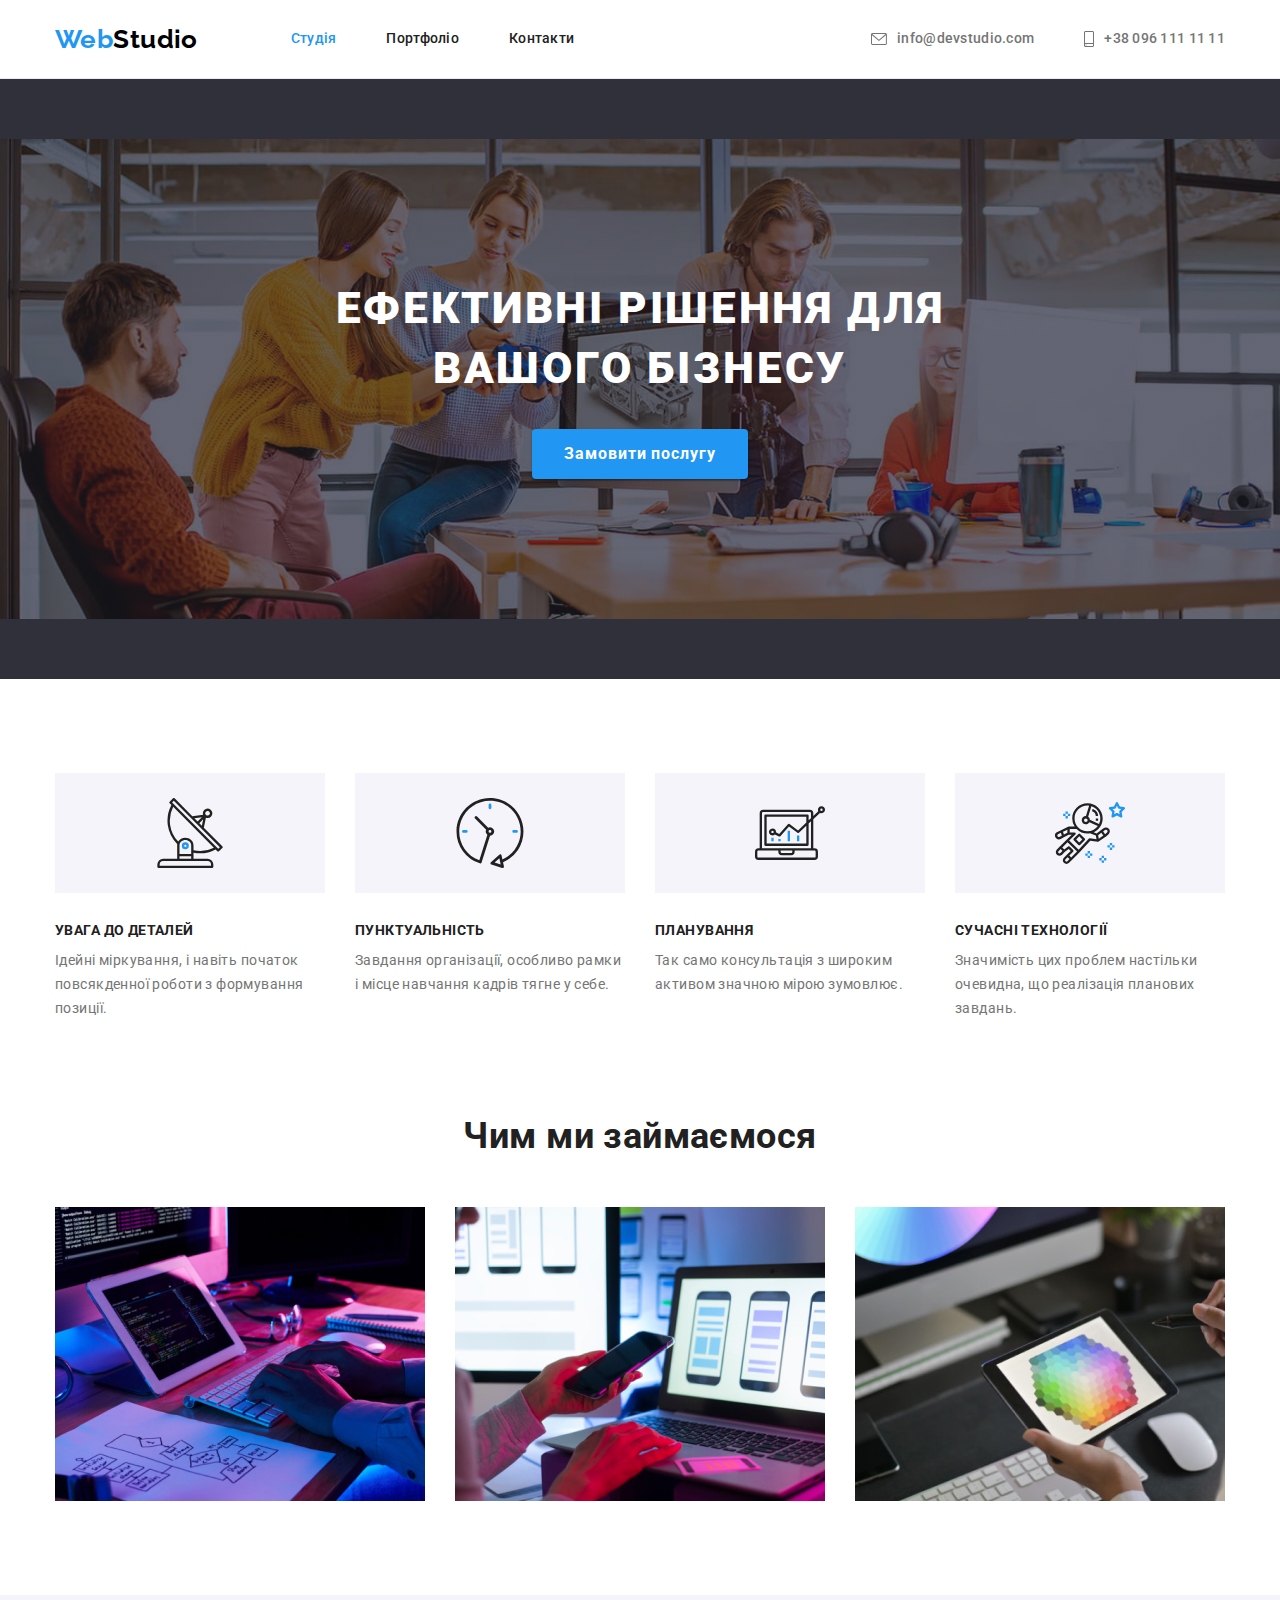
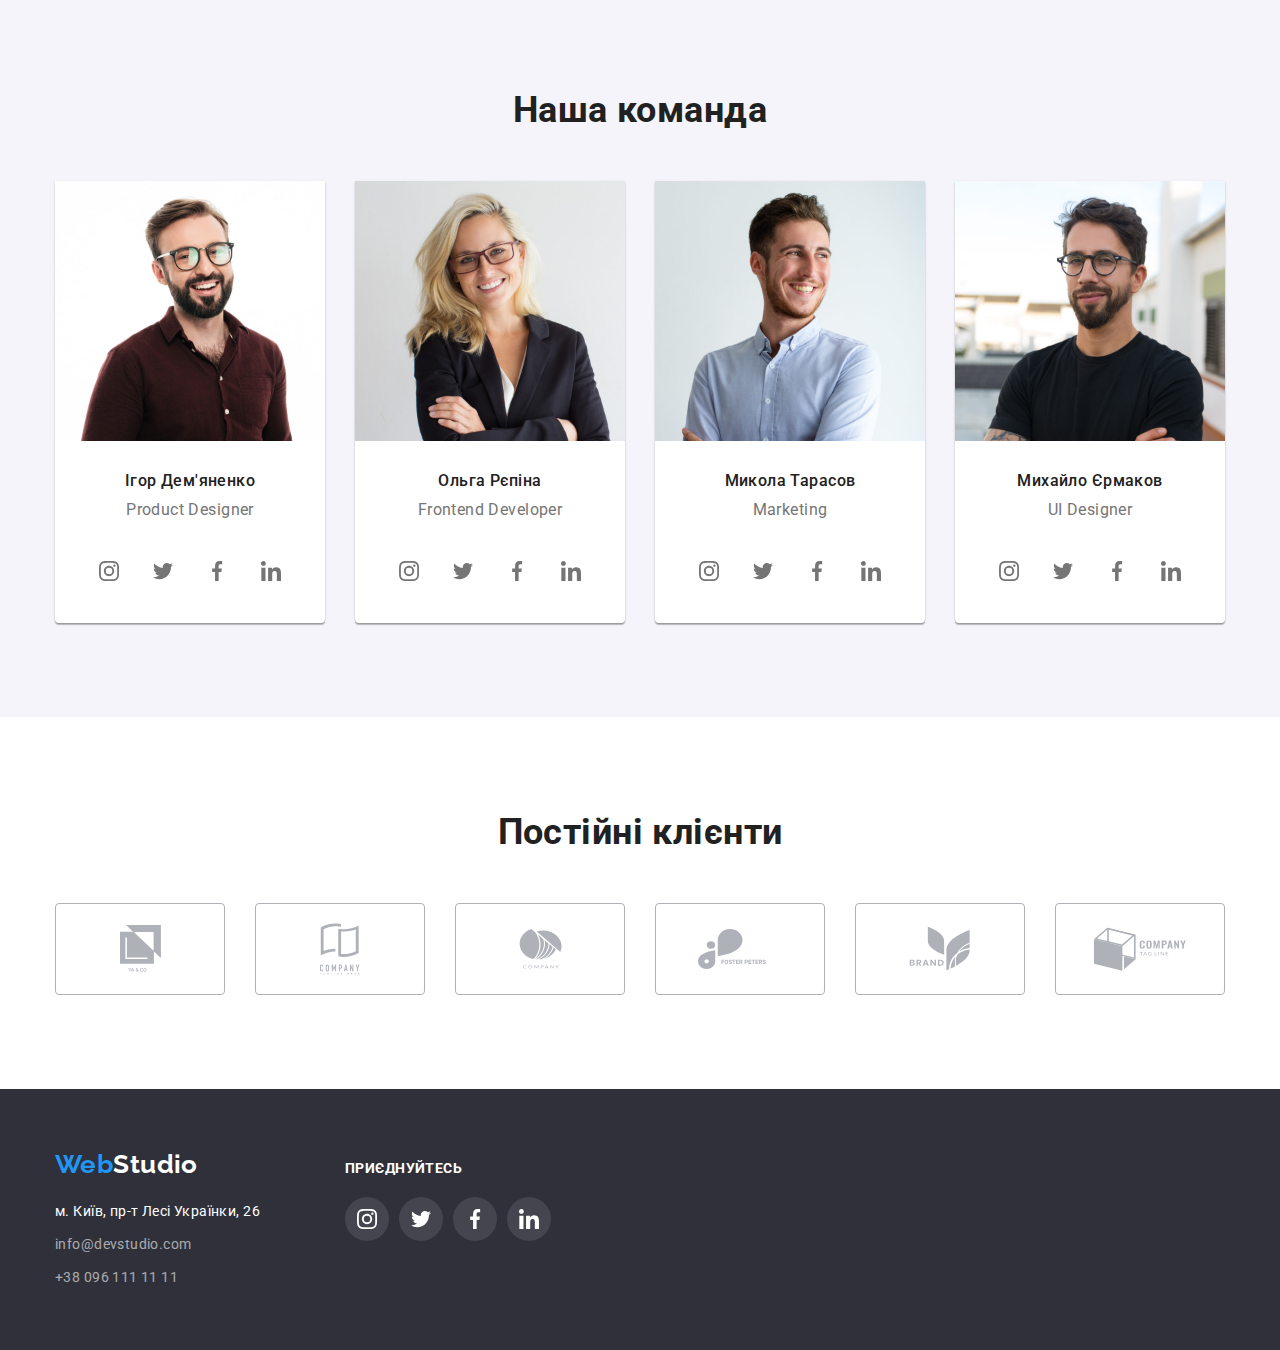
<file: index.html>
<!DOCTYPE html>
<html lang="uk">
  <head>
    <meta charset="UTF-8" />
    <meta http-equiv="X-UA-Compatible" content="IE=edge" />
    <meta name="viewport" content="width=device-width, initial-scale=1.0" />
    <title>Студія</title>
    <link
      href="https://fonts.googleapis.com/css2?family=Raleway:wght@700&family=Roboto:wght@400;500;700;900&display=swap"
      rel="stylesheet"
    />
    <link
      rel="stylesheet"
      href="https://cdnjs.cloudflare.com/ajax/libs/modern-normalize/1.1.0/modern-normalize.min.css"
    />
    <link rel="stylesheet" href="./css/styles.css" />
  </head>

  <body>
    <header class="header">
      <div class="container header-wrap">
        <!--        !Logo -->
        <a href="./index.html" lang="en" class="logo link"
          >Web<span class="logo-design-header">Studio</span></a
        >
        <!--        !Navigation-->
        <nav class="nav">
          <ul class="nav-list">
            <li class="nav-item">
              <a href="./index.html" class="link current">Студія</a>
            </li>
            <li class="nav-item">
              <a href="./portfolio.html" class="link">Портфоліо</a>
            </li>
            <li class="nav-item">
              <a href="#" class="link">Контакти</a>
            </li>
          </ul>
        </nav>
        <!--        !Contacts -->
        <ul class="contacts-list">
          <li class="contacts-item">
            <a class="contact-mail link" href="mailto:info@devstudio.com">
              <svg class="contact-icon" width="16" height="12">
                <use href="./img/icons.svg#mail"></use></svg
              >info@devstudio.com</a
            >
          </li>
          <li class="contacts-item">
            <a class="contact-tel link" href="tel:+380961111111"
              ><svg class="contact-icon" width="10" height="16">
                <use href="./img/icons.svg#tel"></use></svg
              >+38 096 111 11 11</a
            >
          </li>
        </ul>
      </div>
    </header>

    <main>
      <!--        !Hero -->

      <section class="hero">
        <div class="container hero-wrap">
          <h1 class="hero-title">
            Ефективні рішення для<br />
            вашого бізнесу
          </h1>
          <button class="btn button-hero" type="button">
            Замовити послугу
          </button>
        </div>
      </section>

      <!--        !Our features (visually hidden header) -->

      <section class="section features">
        <div class="container">
          <h2 class="section-title visually-hidden">Наші переваги</h2>
          <ul class="features-list">
            <li class="features-item">
              <div class="feature-icon-wrap">
                <svg class="feature-icon" width="70" height="70">
                  <use href="./img/icons.svg#antenna"></use>
                </svg>
              </div>
              <h3 class="features-title">УВАГА ДО ДЕТАЛЕЙ</h3>
              <p class="features-text">
                Ідейні міркування, і навіть початок повсякденної роботи з
                формування позиції.
              </p>
            </li>
            <li class="features-item">
              <div class="feature-icon-wrap">
                <svg class="feature-icon" width="70" height="70">
                  <use href="./img/icons.svg#clock"></use>
                </svg>
              </div>
              <h3 class="features-title">ПУНКТУАЛЬНІСТЬ</h3>
              <p class="features-text">
                Завдання організації, особливо рамки і місце навчання кадрів
                тягне у себе.
              </p>
            </li>
            <li class="features-item">
              <div class="feature-icon-wrap">
                <svg class="feature-icon" width="70" height="70">
                  <use href="./img/icons.svg#diagram"></use>
                </svg>
              </div>
              <h3 class="features-title">ПЛАНУВАННЯ</h3>
              <p class="features-text">
                Так само консультація з широким активом значною мірою зумовлює.
              </p>
            </li>
            <li class="features-item">
              <div class="feature-icon-wrap">
                <svg class="feature-icon" width="70" height="70">
                  <use href="./img/icons.svg#astronaut"></use>
                </svg>
              </div>
              <h3 class="features-title">СУЧАСНІ ТЕХНОЛОГІЇ</h3>
              <p class="features-text">
                Значимість цих проблем настільки очевидна, що реалізація
                планових завдань.
              </p>
            </li>
          </ul>
        </div>
      </section>

      <!--        !Directions  -->

      <section class="section direction">
        <div class="container">
          <h2 class="section-title">Чим ми займаємося</h2>
          <ul class="direct-wrap">
            <li class="direct-icon">
              <img
                class="img"
                src="./img/index-img/directions/web-development.jpg"
                alt="Розробка веб-сайтів"
                width="370"
                height="294"
              />
            </li>
            <li class="direct-icon">
              <img
                class="img"
                src="./img/index-img/directions/applications.jpg"
                alt="Розробка додатків"
                width="370"
                height="294"
              />
            </li>
            <li class="direct-icon">
              <img
                class="img"
                src="./img/index-img/directions/design.jpg"
                alt="Дизайн"
                width="370"
                height="294"
              />
            </li>
          </ul>
        </div>
      </section>

      <!--        !Our team  -->

      <section class="section team">
        <div class="container">
          <h2 class="section-title">Наша команда</h2>
          <ul class="team-list">
            <li class="team-unit">
              <img
                class="img"
                src="./img/index-img/our-team/ihor-demyanenko.jpg"
                alt="Фотографія Ігора Дем'яненко"
                width="270"
                height="260"
              />
              <h3 class="team-title">Ігор Дем'яненко</h3>
              <p lang="en" class="team-text">Product Designer</p>
              <ul class="social-list">
                <li>
                  <a
                    class="social-link"
                    href="https://instagram.com"
                    target="_blank"
                    rel="noopener noreferrer"
                    ><svg class="social-icon" width="20" height="20">
                      <use href="./img/icons.svg#instagram"></use></svg
                  ></a>
                </li>
                <li>
                  <a
                    class="social-link"
                    href="https://twitter.com"
                    target="_blank"
                    rel="noopener noreferrer"
                    ><svg class="social-icon" width="20" height="20">
                      <use href="./img/icons.svg#twitter"></use></svg
                  ></a>
                </li>
                <li>
                  <a
                    class="social-link"
                    href="https://fb.com"
                    target="_blank"
                    rel="noopener noreferrer"
                    ><svg class="social-icon" width="20" height="20">
                      <use href="./img/icons.svg#facebook"></use></svg
                  ></a>
                </li>
                <li>
                  <a
                    class="social-link"
                    href="https://linkedin.com"
                    target="_blank"
                    rel="noopener noreferrer"
                    ><svg class="social-icon" width="20" height="20">
                      <use href="./img/icons.svg#linkedin"></use></svg
                  ></a>
                </li>
              </ul>
            </li>
            <li class="team-unit">
              <img
                class="img"
                src="./img/index-img/our-team/olga-repina.jpg"
                alt="Фотографія Ольги Рєпіної"
                width="270"
                height="260"
              />
              <h3 class="team-title">Ольга Рєпіна</h3>
              <p lang="en" class="team-text">Frontend Developer</p>
              <ul class="social-list">
                <li>
                  <a
                    class="social-link"
                    href="https://instagram.com"
                    target="_blank"
                    rel="noopener noreferrer"
                    ><svg class="social-icon" width="20" height="20">
                      <use href="./img/icons.svg#instagram"></use></svg
                  ></a>
                </li>
                <li>
                  <a
                    class="social-link"
                    href="https://twitter.com"
                    target="_blank"
                    rel="noopener noreferrer"
                    ><svg class="social-icon" width="20" height="20">
                      <use href="./img/icons.svg#twitter"></use></svg
                  ></a>
                </li>
                <li>
                  <a
                    class="social-link"
                    href="https://fb.com"
                    target="_blank"
                    rel="noopener noreferrer"
                    ><svg class="social-icon" width="20" height="20">
                      <use href="./img/icons.svg#facebook"></use></svg
                  ></a>
                </li>
                <li>
                  <a
                    class="social-link"
                    href="https://linkedin.com"
                    target="_blank"
                    rel="noopener noreferrer"
                    ><svg class="social-icon" width="20" height="20">
                      <use href="./img/icons.svg#linkedin"></use></svg
                  ></a>
                </li>
              </ul>
            </li>
            <li class="team-unit">
              <img
                class="img"
                src="./img/index-img/our-team/mykola-tarasov.jpg"
                alt="Фотографія Миколи Тарасова"
                width="270"
                height="260"
              />
              <h3 class="team-title">Микола Тарасов</h3>
              <p lang="en" class="team-text">Marketing</p>
              <ul class="social-list">
                <li>
                  <a
                    class="social-link"
                    href="https://instagram.com"
                    target="_blank"
                    rel="noopener noreferrer"
                    ><svg class="social-icon" width="20" height="20">
                      <use href="./img/icons.svg#instagram"></use></svg
                  ></a>
                </li>
                <li>
                  <a
                    class="social-link"
                    href="https://twitter.com"
                    target="_blank"
                    rel="noopener noreferrer"
                    ><svg class="social-icon" width="20" height="20">
                      <use href="./img/icons.svg#twitter"></use></svg
                  ></a>
                </li>
                <li>
                  <a
                    class="social-link"
                    href="https://fb.com"
                    target="_blank"
                    rel="noopener noreferrer"
                    ><svg class="social-icon" width="20" height="20">
                      <use href="./img/icons.svg#facebook"></use></svg
                  ></a>
                </li>
                <li>
                  <a
                    class="social-link"
                    href="https://linkedin.com"
                    target="_blank"
                    rel="noopener noreferrer"
                    ><svg class="social-icon" width="20" height="20">
                      <use href="./img/icons.svg#linkedin"></use></svg
                  ></a>
                </li>
              </ul>
            </li>
            <li class="team-unit">
              <img
                class="img"
                src="./img/index-img/our-team/mykhailo-yermakov.jpg"
                alt="Фотографія Михайла Єрмакова"
                width="270"
                height="260"
              />
              <h3 class="team-title">Михайло Єрмаков</h3>
              <p lang="en" class="team-text">UI Designer</p>
              <ul class="social-list">
                <li>
                  <a
                    class="social-link"
                    href="https://instagram.com"
                    target="_blank"
                    rel="noopener noreferrer"
                    ><svg class="social-icon" width="20" height="20">
                      <use href="./img/icons.svg#instagram"></use></svg
                  ></a>
                </li>
                <li>
                  <a
                    class="social-link"
                    href="https://twitter.com"
                    target="_blank"
                    rel="noopener noreferrer"
                    ><svg class="social-icon" width="20" height="20">
                      <use href="./img/icons.svg#twitter"></use></svg
                  ></a>
                </li>
                <li>
                  <a
                    class="social-link"
                    href="https://fb.com"
                    target="_blank"
                    rel="noopener noreferrer"
                    ><svg class="social-icon" width="20" height="20">
                      <use href="./img/icons.svg#facebook"></use></svg
                  ></a>
                </li>
                <li>
                  <a
                    class="social-link"
                    href="https://linkedin.com"
                    target="_blank"
                    rel="noopener noreferrer"
                    ><svg class="social-icon" width="20" height="20">
                      <use href="./img/icons.svg#linkedin"></use></svg
                  ></a>
                </li>
              </ul>
            </li>
          </ul>
        </div>
      </section>

      <!--        !Clients section -->

      <section class="section">
        <div class="container">
          <h2 class="section-title">Постійні клієнти</h2>

          <ul class="clients-list">
            <li class="client-item">
              <a class="client-link" href="#"
                ><svg class="client-icon" width="41" height="47">
                  <use href="./img/icons.svg#logo1"></use>
                </svg>
              </a>
            </li>
            <li class="item">
              <a class="client-link" href="#"
                ><svg class="client-icon" width="40" height="52">
                  <use href="./img/icons.svg#logo2"></use>
                </svg>
              </a>
            </li>
            <li class="item">
              <a class="client-link" href="#"
                ><svg class="client-icon" width="43" height="41">
                  <use href="./img/icons.svg#logo3"></use>
                </svg>
              </a>
            </li>
            <li class="item">
              <a class="client-link" href="#"
                ><svg class="client-icon" width="84" height="42">
                  <use href="./img/icons.svg#logo4"></use>
                </svg>
              </a>
            </li>
            <li class="item">
              <a class="client-link" href="#"
                ><svg class="client-icon" width="62" height="45">
                  <use href="./img/icons.svg#logo5"></use>
                </svg>
              </a>
            </li>
            <li class="item">
              <a class="client-link" href="#"
                ><svg class="client-icon" width="94" height="44">
                  <use href="./img/icons.svg#logo6"></use>
                </svg>
              </a>
            </li>
          </ul>
        </div>
      </section>
    </main>

    <!--        !Footer -->

    <footer class="footer">
      <div class="container footer-wrap">
        <div class="container address-wrap">
          <a class="footer-logo logo link" href="./index.html" lang="en"
            >Web<span class="logo-design-footer">Studio</span></a
          >
          <address class="address">
            <ul class="">
              <li class="location">
                <a class="location link" href="#"
                  >м. Київ, пр-т Лесі Українки, 26</a
                >
              </li>
              <li class="footer-mail">
                <a class="contact link" href="mailto:info@devstudio.com"
                  >info@devstudio.com</a
                >
              </li>
              <li class="footer-tel">
                <a class="contact link" href="tel:+380961111111"
                  >+38 096 111 11 11</a
                >
              </li>
            </ul>
          </address>
        </div>
        <div class="studio-socials-wrap">
          <h3 class="title">Приєднуйтесь</h3>
          <ul class="studio-socials-list">
            <li>
              <a
                class="studio-social-link"
                href="http://instagram.com"
                target="_blank"
                rel="noopener noreferrer"
              >
                <svg class="studio-social-icon" width="20" height="20">
                  <use href="./img/icons.svg#instagram"></use>
                </svg>
              </a>
            </li>
            <li>
              <a
                class="studio-social-link"
                href="http://twitter.com"
                target="_blank"
                rel="noopener noreferrer"
              >
                <svg class="studio-social-icon" width="20" height="20">
                  <use href="./img/icons.svg#twitter"></use>
                </svg>
              </a>
            </li>
            <li>
              <a
                class="studio-social-link"
                href="http://fb.com"
                target="_blank"
                rel="noopener noreferrer"
              >
                <svg class="studio-social-icon" width="20" height="20">
                  <use href="./img/icons.svg#facebook"></use>
                </svg>
              </a>
            </li>
            <li>
              <a
                class="studio-social-link"
                href="http://linkedin.com"
                target="_blank"
                rel="noopener noreferrer"
              >
                <svg class="studio-social-icon" width="20" height="20">
                  <use href="./img/icons.svg#linkedin"></use>
                </svg>
              </a>
            </li>
          </ul>
        </div>
      </div>
    </footer>
  </body>
</html>
</file>
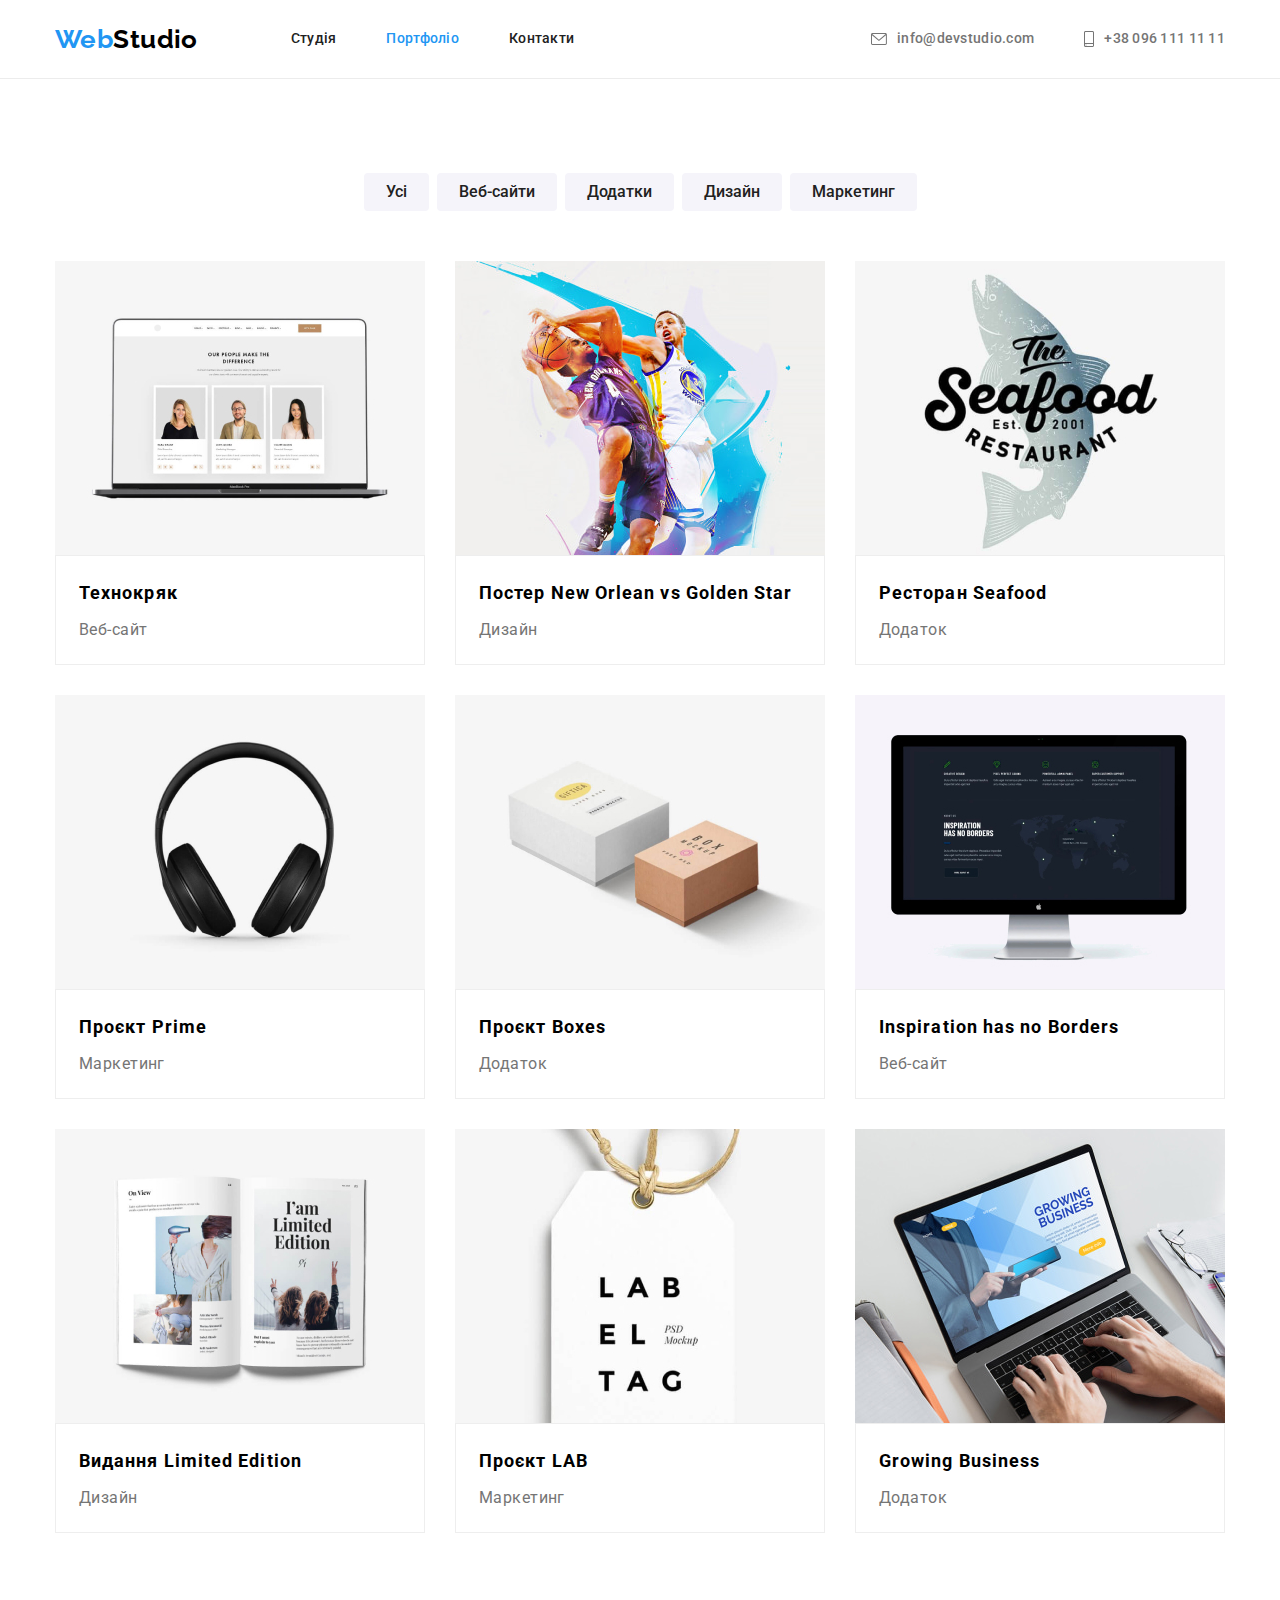
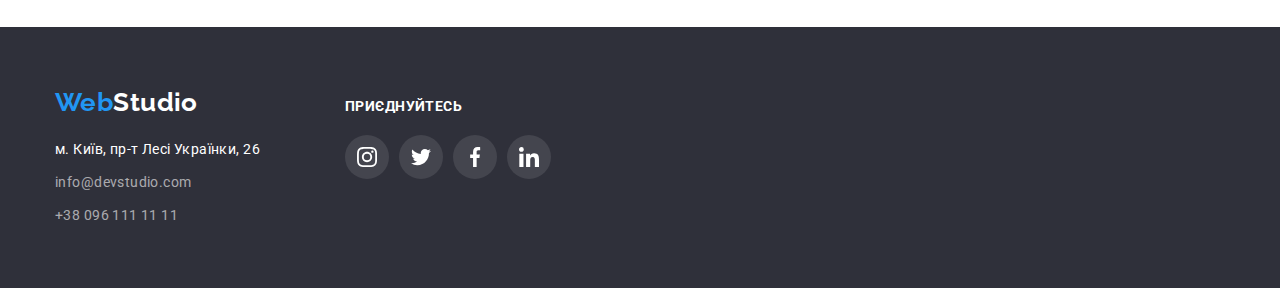
<file: portfolio.html>
<!DOCTYPE html>
<html lang="uk">
  <head>
    <meta charset="UTF-8" />
    <meta http-equiv="X-UA-Compatible" content="IE=edge" />
    <meta name="viewport" content="width=device-width, initial-scale=1.0" />
    <title>Студія</title>
    <link
      href="https://fonts.googleapis.com/css2?family=Raleway:wght@700&family=Roboto:wght@400;500;700;900&display=swap"
      rel="stylesheet"
    />
    <link
      rel="stylesheet"
      href="https://cdnjs.cloudflare.com/ajax/libs/modern-normalize/1.1.0/modern-normalize.min.css"
    />
    <link rel="stylesheet" href="./css/styles.css" />
  </head>

  <body>
    <header class="header">
      <div class="container header-wrap">
        <!--        !Logo -->
        <a href="./index.html" lang="en" class="logo link"
          >Web<span class="logo-design-header">Studio</span></a
        >
        <!--        !Navigation-->
        <nav class="nav">
          <ul class="nav-list">
            <li class="nav-item">
              <a href="./index.html" class="link">Студія</a>
            </li>
            <li class="nav-item">
              <a href="./portfolio.html" class="link current">Портфоліо</a>
            </li>
            <li class="nav-item">
              <a href="#" class="link">Контакти</a>
            </li>
          </ul>
        </nav>
        <!--        !Contacts -->
        <ul class="contacts-list">
          <li class="contacts-item">
            <a class="contact-mail link" href="mailto:info@devstudio.com">
              <svg class="contact-icon" width="16" height="12">
                <use href="./img/icons.svg#mail"></use></svg
              >info@devstudio.com</a
            >
          </li>
          <li class="contacts-item">
            <a class="contact-tel link" href="tel:+380961111111"
              ><svg class="contact-icon" width="10" height="16">
                <use href="./img/icons.svg#tel"></use></svg
              >+38 096 111 11 11</a
            >
          </li>
        </ul>
      </div>
    </header>

    <main>
      <section class="section">
        <div class="container">
          <h1 class="visually-hidden">Наші проєкти</h1>

          <!--        ***!Projects filter -->

          <h2 class="visually-hidden">Фільтр по категоріях проєктів</h2>
          <ul class="projects-filter filter-wrap">
            <li>
              <button type="button" class="filter-button">Усі</button>
            </li>
            <li>
              <button type="button" class="filter-button">Веб-сайти</button>
            </li>
            <li>
              <button type="button" class="filter-button">Додатки</button>
            </li>
            <li>
              <button type="button" class="filter-button">Дизайн</button>
            </li>
            <li>
              <button type="button" class="filter-button">Маркетинг</button>
            </li>
          </ul>

          <!--        ***!Projects list -->

          <h2 class="visually-hidden">Приклади виконаних проєктів</h2>
          <ul class="projects">
            <li class="projects-item">
              <a class="link" href="#">
                <div class="pr-card">
                  <img
                    class="img"
                    src="./img/portfolio-img/website-technokryak.jpg"
                    alt="Веб-сайт Технокряк"
                    width="370"
                    height="294"
                  />
                  <div class="project-description">
                    <h3 class="projects-title">Технокряк</h3>
                    <p class="projects-text">Веб-сайт</p>
                  </div>
                </div>
              </a>
            </li>
            <li class="projects-item">
              <a href="#" class="link"
                ><img
                  class="img"
                  src="./img/portfolio-img/design-poster-new-orlean-vs-golden-star.jpg"
                  alt="Постер із двома баскетболістами"
                  width="370"
                  height="294"
                />
                <div class="project-description">
                  <h3 class="projects-title">
                    Постер <span lang="en">New Orlean vs Golden Star</span>
                  </h3>
                  <p class="projects-text">Дизайн</p>
                </div>
              </a>
            </li>
            <li class="projects-item">
              <a href="#" class="link"
                ><img
                  class="img"
                  src="./img/portfolio-img/app-restaurant-seafood.jpg"
                  alt="Логотип додатка"
                  width="370"
                  height="294"
                />
                <div class="project-description">
                  <h3 class="projects-title">
                    Ресторан <span lang="en">Seafood</span>
                  </h3>
                  <p class="projects-text">Додаток</p>
                </div>
              </a>
            </li>
            <li class="projects-item">
              <a href="#" class="link"
                ><img
                  class="img"
                  src="./img/portfolio-img/marketing-project-prime.jpg"
                  alt="Навушники"
                  width="370"
                  height="294"
                />
                <div class="project-description">
                  <h3 class="projects-title">
                    Проєкт <span lang="en">Prime</span>
                  </h3>
                  <p class="projects-text">Маркетинг</p>
                </div>
              </a>
            </li>
            <li class="projects-item">
              <a href="#" class="link"
                ><img
                  class="img"
                  src="./img/portfolio-img/app-project-boxes.jpg"
                  alt="Дві коробки"
                  width="370"
                  height="294"
                />
                <div class="project-description">
                  <h3 class="projects-title">Проєкт Boxes</h3>
                  <p class="projects-text">Додаток</p>
                </div>
              </a>
            </li>
            <li class="projects-item">
              <a href="#" class="link"
                ><img
                  class="img"
                  src="./img/portfolio-img/website-inspiration-has-no-borders.jpg"
                  alt="Веб-сайт проєкту"
                  width="370"
                  height="294"
                />
                <div class="project-description">
                  <h3 lang="en" class="projects-title">
                    Inspiration has no Borders
                  </h3>
                  <p class="projects-text">Веб-сайт</p>
                </div>
              </a>
            </li>
            <li class="projects-item">
              <a href="#" class="link"
                ><img
                  class="img"
                  src="./img/portfolio-img/design-magazine-limited-edition.jpg"
                  alt="Видання"
                  width="370"
                  height="294"
                />
                <div class="project-description">
                  <h3 class="projects-title">
                    Видання <span lang="en">Limited Edition</span>
                  </h3>
                  <p class="projects-text">Дизайн</p>
                </div>
              </a>
            </li>
            <li class="projects-item">
              <a href="#" class="link">
                <img
                  class="img"
                  src="./img/portfolio-img/marketing-project-lab.jpg"
                  alt="Бирка з логотипом"
                  width="370"
                  height="294"
                />
                <div class="project-description">
                  <h3 class="projects-title">
                    Проєкт <span lang="en">LAB</span>
                  </h3>
                  <p class="projects-text">Маркетинг</p>
                </div>
              </a>
            </li>
            <li class="projects-item">
              <a href="#" class="link">
                <img
                  class="img"
                  src="./img/portfolio-img/app-growing-business.jpg"
                  alt="Веб-сайту проєкту"
                  width="370"
                  height="294"
                />
                <div class="project-description">
                  <h3 lang="en" class="projects-title">Growing Business</h3>
                  <p class="projects-text">Додаток</p>
                </div>
              </a>
            </li>
          </ul>
        </div>
      </section>
    </main>

    <!-- !Footer -->

    <footer class="footer">
      <div class="container footer-wrap">
        <div class="container address-wrap">
          <a class="footer-logo logo link" href="./index.html" lang="en"
            >Web<span class="logo-design-footer">Studio</span></a
          >
          <address class="address">
            <ul class="">
              <li class="location">
                <a class="location link" href="#"
                  >м. Київ, пр-т Лесі Українки, 26</a
                >
              </li>
              <li class="footer-mail">
                <a class="contact link" href="mailto:info@devstudio.com"
                  >info@devstudio.com</a
                >
              </li>
              <li class="footer-tel">
                <a class="contact link" href="tel:+380961111111"
                  >+38 096 111 11 11</a
                >
              </li>
            </ul>
          </address>
        </div>
        <div class="studio-socials-wrap">
          <h3 class="title">Приєднуйтесь</h3>
          <ul class="studio-socials-list">
            <li>
              <a
                class="studio-social-link"
                href="http://instagram.com"
                target="_blank"
                rel="noopener noreferrer"
              >
                <svg class="studio-social-icon" width="20" height="20">
                  <use href="./img/icons.svg#instagram"></use>
                </svg>
              </a>
            </li>
            <li>
              <a
                class="studio-social-link"
                href="http://twitter.com"
                target="_blank"
                rel="noopener noreferrer"
              >
                <svg class="studio-social-icon" width="20" height="20">
                  <use href="./img/icons.svg#twitter"></use>
                </svg>
              </a>
            </li>
            <li>
              <a
                class="studio-social-link"
                href="http://fb.com"
                target="_blank"
                rel="noopener noreferrer"
              >
                <svg class="studio-social-icon" width="20" height="20">
                  <use href="./img/icons.svg#facebook"></use>
                </svg>
              </a>
            </li>
            <li>
              <a
                class="studio-social-link"
                href="http://linkedin.com"
                target="_blank"
                rel="noopener noreferrer"
              >
                <svg class="studio-social-icon" width="20" height="20">
                  <use href="./img/icons.svg#linkedin"></use>
                </svg>
              </a>
            </li>
          </ul>
        </div>
      </div>
    </footer>
  </body>
</html>
</file>
<file: css/styles.css>
/*        ***CSS variables***         */
:root {
  --primary-text-color: #757575;
  --secondary-text-color: #000000;
  --title-text-color: #212121;
  --accent: #2196f3;
  --primary-bg-color: #ffffff;
  --secondary-bg-color: #f5f4fa;
  --footer-bg-color: #2f303a;
  --footer-contacts-color: rgba(255, 255, 255, 0.6);
  --button-active-bg-color: #188ce8;
  --border-color: #eeeeee;
  --icon-color: #afb1b8;
}
/*        !RESET STYLES */

h1,
h2,
h3,
p {
  margin: 0;
  font-size: inherit;
}

ul {
  list-style: none;
  margin: 0;
  padding: 0;
}

.link {
  text-decoration: none;
}

.img {
  display: block;
  max-width: 100%;
  height: auto;
}

/*        !Global properties       */
body {
  background-color: var(--primary-bg-color);
  color: var(--primary-text-color);
  font-family: Roboto, sans-serif;
  font-size: 14px;
  letter-spacing: 0.03em;
  cursor: default;
}

.container {
  max-width: 1200px;
  margin: 0 auto;
  padding: 0 15px;
}

.section {
  padding: 94px 0;
}

.section-title {
  color: var(--title-text-color);
  font-weight: 700;
  font-size: 36px;
  line-height: 1.17;
  text-align: center;
  margin-bottom: 50px;
}

.visually-hidden {
  position: absolute;
  white-space: nowrap;
  width: 1px;
  height: 1px;
  overflow: hidden;
  border: 0;
  padding: 0;
  clip: rect(0 0 0 0);
  clip-path: inset(50%);
  margin: -1px;
}

/*        !***HEADER*** */
.header {
  border-bottom: 1px solid #ececec;
}
.header-wrap {
  display: flex;
  align-items: center;
}

/*        !Logo      */

.header-wrap .logo {
  padding: 24px 0 23px 0;
}

.logo {
  font-family: raleway, sans-serif;
  font-weight: 700;
  font-size: 26px;
  line-height: 1.19;
  color: var(--accent);
}
.logo-design-header {
  color: var(--secondary-text-color);
}

.logo-design-footer {
  color: var(--primary-bg-color);
}

/*         !Navigation         */

.nav-list {
  display: flex;
  margin-left: 93px;
}

.nav-item:not(:last-child) {
  margin-right: 50px;
}

.nav-list .link {
  color: #212121;
  font-weight: 500;
  line-height: 1.14;
  letter-spacing: 0.02em;
  display: block;
  padding: 31px 0;
}

.nav-list .link:hover,
.nav-list .link:focus {
  color: var(--accent);
}

.nav-list .link.current {
  color: var(--accent);
}

/*        !Contacts        */

.contacts-list {
  display: flex;
  gap: 50px;
  margin-left: auto;
}

.contacts-item .link {
  display: flex;
  align-content: center;
}

.contact-mail {
  display: flex;
  align-items: center;
}

.contact-mail,
.contact-tel {
  color: var(--primary-text-color);
  font-weight: 500;
  line-height: 1.14;
  letter-spacing: 0.02em;
  display: block;
  padding: 31px 0;
}

.contact-mail:hover,
.contact-mail:focus,
.contact-tel:hover,
.contact-tel:focus {
  color: var(--accent);
}

.contact-mail .contact-icon,
.contact-tel .contact-icon {
  fill: currentColor;
}

.contact-mail:hover .contact-icon,
.contact-mail:focus .contact-icon,
.contact-tel:hover .contact-icon,
.contact-tel:focus .contact-icon {
  fill: var(--accent);
}

.contact-icon {
  margin-right: 10px;
}

/*          !***MAIN***!  */

/*        !Hero          */

.hero {
  max-width: 1600px;
  padding: 200px 0;
  margin: 0 auto;
  background-color: #2f303a;
  background-image: linear-gradient(
      rgba(47, 48, 58, 0.4),
      rgba(47, 48, 58, 0.4)
    ),
    url('../img/index-img/hero.jpg');
  background-repeat: no-repeat;
  background-position: center;
  background-size: contain;
}

.hero-wrap {
  text-align: center;
}

.hero-title {
  color: #ffffff;
  font-weight: 900;
  font-size: 44px;
  line-height: 1.36;
  text-align: center;
  letter-spacing: 0.06em;
  text-transform: uppercase;
  margin-bottom: 30px;
}

.button-hero {
  color: var(--primary-bg-color);
  background-color: var(--accent);
  font-weight: 700;
  font-size: 16px;
  line-height: 1.88;
  text-align: center;
  letter-spacing: 0.06em;
  padding: 10px 32px;
  border: 0px;
  border-radius: 4px;
  box-shadow: 0px 1px 3px rgba(0, 0, 0, 0.12), 0px 1px 1px rgba(0, 0, 0, 0.14),
    0px 2px 1px rgba(0, 0, 0, 0.2);
  cursor: pointer;
}

.button-hero:hover,
.button-hero:focus {
  background-color: var(--button-active-bg-color);
}

/*        !Our features */

.features-list {
  display: flex;
}

.features-item {
  max-width: 270px;
}

.features-item:not(:last-child) {
  margin-right: 30px;
}

.features-title {
  color: var(--title-text-color);
  font-weight: 700;
  line-height: 1.14;
  text-transform: uppercase;
  padding: 0px;
  margin-bottom: 10px;
}

.features-text {
  color: var(--primary-text-color);
  line-height: 1.71;
}

.feature-icon-wrap {
  display: flex;
  justify-content: center;
  align-items: center;

  width: 270px;
  height: 120px;
  margin-bottom: 30px;

  background-color: var(--secondary-bg-color);
}

/*        !Directions      */

.direction {
  padding-top: 0;
}

.direct-wrap {
  display: flex;
  justify-content: space-between;
}

.direct-icon:not(:last-child) {
  margin-right: 30px;
}

/*        !Our team      */

.team {
  background-color: var(--secondary-bg-color);
}

.team-list {
  display: flex;
}

.team-unit {
  background-color: var(--primary-bg-color);
  box-shadow: 0px 1px 3px rgba(0, 0, 0, 0.12), 0px 1px 1px rgba(0, 0, 0, 0.14),
    0px 2px 1px rgba(0, 0, 0, 0.2);
  border-radius: 0px 0px 4px 4px;
  padding-bottom: 30px;
}

.team-unit:not(:last-child) {
  margin-right: 30px;
}

.team-unit .img {
  margin-bottom: 30px;
}

.team-title {
  color: var(--title-text-color);
  font-weight: 500;
  font-size: 16px;
  line-height: 1.19;
  text-align: center;
  margin-bottom: 10px;
}

.team-text {
  color: var(--primary-text-color);
  font-size: 16px;
  line-height: 1.19;
  text-align: center;
  margin-bottom: 30px;
}

.social-list {
  display: flex;
  gap: 10px;
  align-content: center;
  justify-content: center;
}
.social-link {
  display: flex;
  justify-content: center;
  align-items: center;
  width: 44px;
  height: 44px;
  border-radius: 50%;
}
.social-link .social-icon {
  fill: var(--primary-text-color);
}
.social-link:hover .social-icon,
.social-link:focus .social-icon {
  fill: var(--primary-bg-color);
}
.social-link:hover,
.social-link:focus {
  background-color: var(--accent);
  outline: transparent;
}

/*        !Clients */

.clients-list {
  display: flex;
  gap: 30px;
  justify-content: center;
}
.client-link {
  display: flex;
  justify-content: center;
  align-items: center;
  border: 1px solid var(--icon-color);
  border-radius: 4px;
  width: 170px;
  height: 92px;
  outline: transparent;
}

.client-link:hover,
.client-link:focus {
  border-color: var(--accent);
}
.client-icon {
  fill: var(--icon-color);
}
.client-link:hover .client-icon,
.client-link:focus .client-icon {
  fill: var(--accent);
}

/*         !Footer        */

.footer {
  margin: 0 auto;

  background-color: var(--footer-bg-color);
}

.address .location {
  color: var(--primary-bg-color);
  font-style: normal;
  line-height: 1.71;
}

.address .contact {
  color: var(--footer-contacts-color);
  font-style: normal;
  line-height: 1.71;
}

.address .location:hover,
.address .contact:hover,
.address .location:focus,
.address .contact:focus {
  color: var(--accent);
}

.footer-wrap {
  display: flex;
  align-items: baseline;
  padding: 60px 0 60px 0;
}

.address-wrap {
  display: flex;
  flex-direction: column;
  margin: 0;
}

.footer-logo {
  margin-bottom: 20px;
  padding: 0;
}

.location {
  margin-bottom: 9px;
  padding: 0;
}

.footer-mail {
  margin-bottom: 9px;
  padding: 0;
}

.studio-socials-wrap {
  display: flex;
  flex-direction: column;

  margin-left: 70px;
}

.studio-socials-wrap .title {
  color: var(--primary-bg-color);
  font-weight: 700;
  line-height: 1.14;
  letter-spacing: 0.03em;
  text-transform: uppercase;
  margin-bottom: 20px;
}

.studio-socials-list {
  display: flex;
  gap: 10px;
}
.studio-social-link {
  display: flex;
  justify-content: center;
  align-items: center;
  width: 44px;
  height: 44px;
  border-radius: 50%;
  outline: transparent;
  background-color: rgba(255, 255, 255, 0.1);
  cursor: pointer;
}
.studio-social-link .studio-social-icon {
  fill: var(--primary-bg-color);
}

.studio-social-link:hover,
.studio-social-link:focus {
  background-color: var(--accent);
}

/***            ***Second page***             ***/
/*          **Portfolio styles**          */

/*        !Filter buttons        */
.filter-button {
  color: var(--title-text-color);
  background-color: var(--secondary-bg-color);
  font-weight: 500;
  font-size: 16px;
  line-height: 1.63;
  text-align: center;
  padding: 6px 22px;
  border: 0px;
  border-radius: 4px;
  outline: transparent;
  cursor: pointer;
}

.filter-button:hover,
.filter-button:focus {
  color: var(--primary-bg-color);
  background-color: var(--accent);
  box-shadow: 0px 3px 1px rgba(0, 0, 0, 0.1), 0px 1px 2px rgba(0, 0, 0, 0.08),
    0px 2px 2px rgba(0, 0, 0, 0.12);
}

.filter-button:active {
  background-color: var(--button-active-bg-color);
}

.filter-wrap {
  display: flex;
  gap: 8px;
  justify-content: center;
  margin-bottom: 50px;
}

/*        !Projects list  */
.projects {
  display: flex;
  flex-wrap: wrap;
  gap: 30px;
}

.projects-item {
  width: 370px;
}

.project-description {
  border: 1px solid var(--border-color);
  padding: 19px 23px;
}

.projects-title {
  color: var(--secondary-text-color);
  font-weight: 700;
  font-size: 18px;
  line-height: 2;
  letter-spacing: 0.06em;
  margin-bottom: 4px;
}

.projects-text {
  color: var(--primary-text-color);
  font-size: 16px;
  line-height: 1.88;
}

.projects .link {
  display: inline-block;
  cursor: default;
}

.projects .link:hover,
.projects .link:focus {
  box-shadow: 0px 1px 1px rgba(0, 0, 0, 0.12), 0px 4px 4px rgba(0, 0, 0, 0.06),
    1px 4px 6px rgba(0, 0, 0, 0.16);
  border-radius: 4px;
  outline: transparent;
}
</file>
